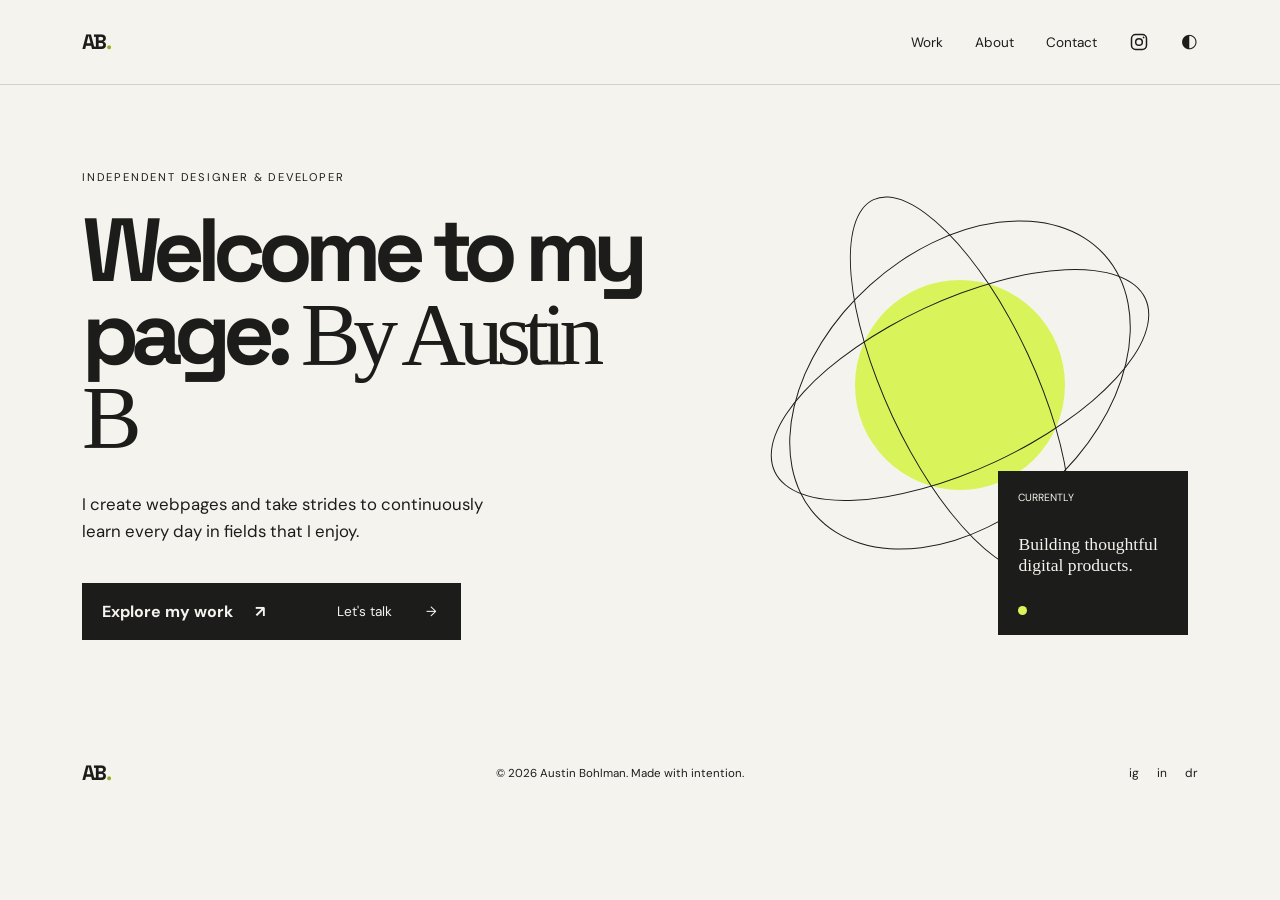
<file: index.html>
<!DOCTYPE html>
<html lang="en">
<head>
  <meta charset="UTF-8">
  <meta name="viewport" content="width=device-width, initial-scale=1.0">
  <meta name="description" content="A modern personal portfolio website.">
  <title>Austin Bohlman | Designer & Front End Developer</title>
  <link rel="preconnect" href="https://fonts.googleapis.com">
  <link rel="preconnect" href="https://fonts.gstatic.com" crossorigin>
  <link href="https://fonts.googleapis.com/css2?family=DM+Sans:wght@400;500;700&family=Space+Grotesk:wght@500;600;700&display=swap" rel="stylesheet">
  <link rel="stylesheet" href="style.css">
  <script src="script.js" defer></script>
</head>
<body>
  <header class="site-header">
    <nav class="nav container" aria-label="Main navigation">
      <a class="logo" href="index.html" aria-label="Austin Bohlman home">AB<span>.</span></a>
      <button class="menu-toggle" type="button" aria-expanded="false" aria-controls="nav-links">
        <span></span><span></span><span></span>
        <span class="sr-only">Open navigation menu</span>
      </button>
      <div class="nav-links" id="nav-links">
        <a href="work.html">Work</a>
        <a href="about.html">About</a>
        <a href="contact.html">Contact</a>
        <a class="instagram-link" href="https://www.instagram.com/Austin.Bohlman/" target="_blank" rel="noopener noreferrer" aria-label="Visit Austin Bohlman on Instagram">
          <svg viewBox="0 0 24 24" aria-hidden="true" focusable="false"><rect x="3" y="3" width="18" height="18" rx="5"></rect><circle cx="12" cy="12" r="4"></circle><circle class="instagram-dot" cx="17.5" cy="6.5" r="1"></circle></svg>
        </a>
        <button class="theme-toggle" type="button" aria-label="Switch to dark theme">◐</button>
      </div>
    </nav>
  </header>

  <main id="top">
    <section class="hero container">
      <div class="hero-copy">
        <p class="eyebrow">Independent designer & developer</p>
        <h1>Welcome to my page: <em>By Austin B</em></h1>
        <p class="hero-text">
  I create webpages and take strides to continuously learn every day in fields that I enjoy.
</p>
<div class="hero-actions">
          <a class="button button-primary" href="work.html">Explore my work <span>↗</span></a>
          <a class="text-link" href="contact.html">Let's talk <span>→</span></a>
        </div>
      </div>
      <div class="hero-art" aria-hidden="true">
        <div class="sun"></div>
        <div class="orbit orbit-one"></div>
        <div class="orbit orbit-two"></div>
        <div class="orbit orbit-three"></div>
        <div class="hero-card">
          <span>Currently</span>
          <strong>Building thoughtful<br>digital products.</strong>
          <i></i>
        </div>
      </div>
    </section>

  </main>

  <footer class="footer container">
    <a class="logo" href="index.html" aria-label="Austin Bohlman home">AB<span>.</span></a>
    <p>© <span id="year"></span> Austin Bohlman. Made with intention.</p>
    <div class="social-links"><a href="#" aria-label="Instagram">ig</a><a href="#" aria-label="LinkedIn">in</a><a href="#" aria-label="Dribbble">dr</a></div>
  </footer>
</body>
</html>
</file>
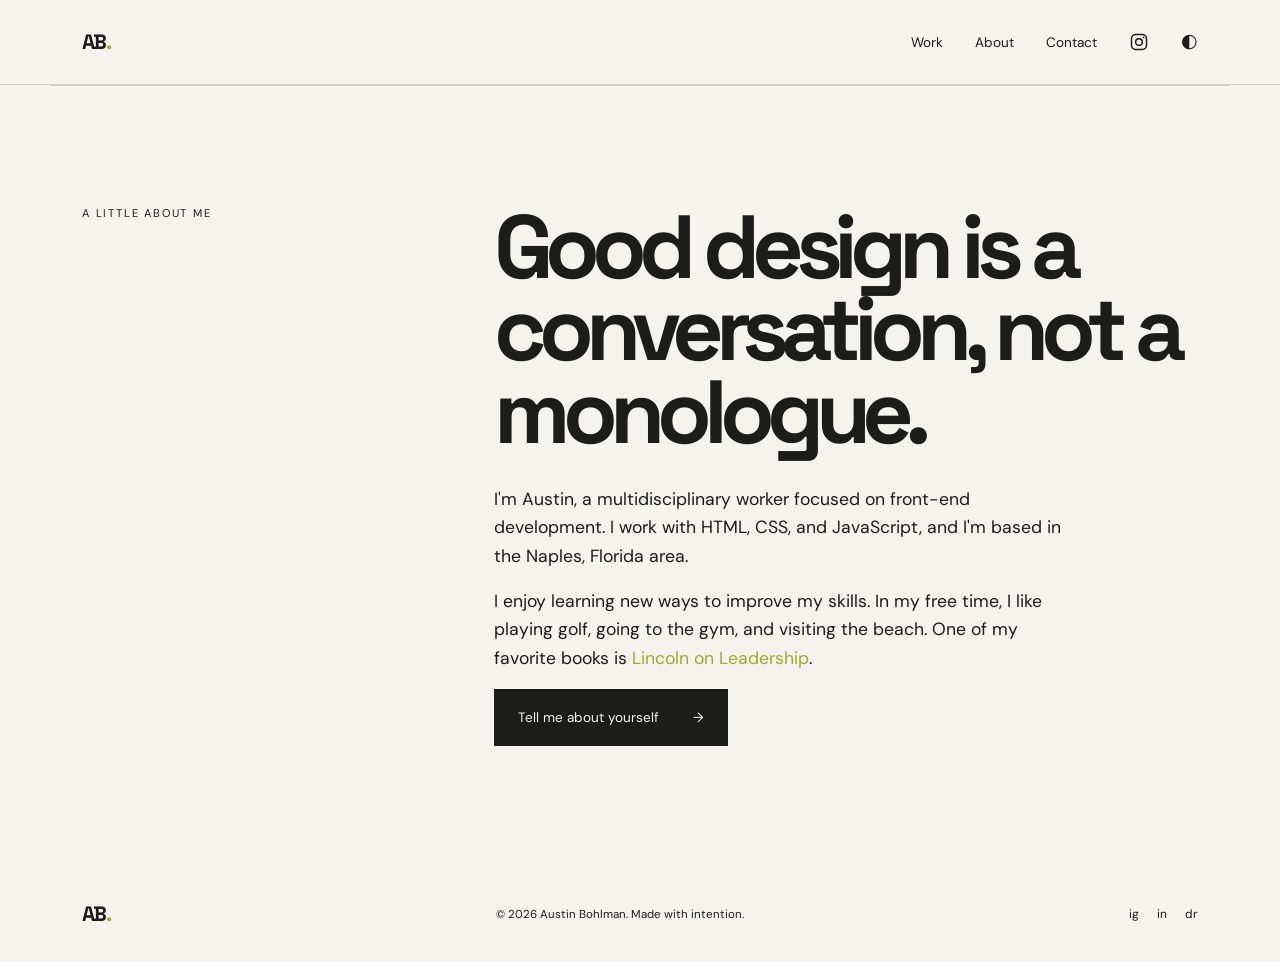
<file: about.html>
<!DOCTYPE html>
<html lang="en">
<head>
  <meta charset="UTF-8">
  <meta name="viewport" content="width=device-width, initial-scale=1.0">
  <meta name="description" content="About Austin Bohlman, a software engineer and front-end developer in Naples, Florida.">
  <title>About | Austin Bohlman</title>
  <link rel="preconnect" href="https://fonts.googleapis.com">
  <link rel="preconnect" href="https://fonts.gstatic.com" crossorigin>
  <link href="https://fonts.googleapis.com/css2?family=DM+Sans:wght@400;500;700&family=Space+Grotesk:wght@500;600;700&display=swap" rel="stylesheet">
  <link rel="stylesheet" href="style.css">
  <script src="script.js" defer></script>
</head>
<body>
  <header class="site-header">
    <nav class="nav container" aria-label="Main navigation">
      <a class="logo" href="index.html" aria-label="Austin Bohlman home">AB<span>.</span></a>
      <button class="menu-toggle" type="button" aria-expanded="false" aria-controls="nav-links">
        <span></span><span></span><span></span>
        <span class="sr-only">Open navigation menu</span>
      </button>
      <div class="nav-links" id="nav-links">
        <a href="work.html">Work</a>
        <a href="about.html" aria-current="page">About</a>
        <a href="contact.html">Contact</a>
        <a class="instagram-link" href="https://www.instagram.com/Austin.Bohlman/" target="_blank" rel="noopener noreferrer" aria-label="Visit Austin Bohlman on Instagram">
          <svg viewBox="0 0 24 24" aria-hidden="true" focusable="false"><rect x="3" y="3" width="18" height="18" rx="5"></rect><circle cx="12" cy="12" r="4"></circle><circle class="instagram-dot" cx="17.5" cy="6.5" r="1"></circle></svg>
        </a>
        <button class="theme-toggle" type="button" aria-label="Switch to dark theme">◐</button>
      </div>
    </nav>
  </header>
  <main>
    <section class="about section container">
      <div class="about-label"><p class="eyebrow">A little about me</p></div>
      <div class="about-copy">
        <h1>Good design is a conversation, not a monologue.</h1>
        <p>I'm Austin, a multidisciplinary worker focused on front-end development. I work with HTML, CSS, and JavaScript, and I'm based in the Naples, Florida area.</p>
        <p>I enjoy learning new ways to improve my skills. In my free time, I like playing golf, going to the gym, and visiting the beach. One of my favorite books is <em>Lincoln on Leadership</em>.</p>
        <a class="text-link" href="contact.html">Tell me about yourself <span>→</span></a>
      </div>
    </section>
  </main>
  <footer class="footer container">
    <a class="logo" href="index.html" aria-label="Austin Bohlman home">AB<span>.</span></a>
    <p>© <span id="year"></span> Austin Bohlman. Made with intention.</p>
    <div class="social-links"><a href="#" aria-label="Instagram">ig</a><a href="#" aria-label="LinkedIn">in</a><a href="#" aria-label="Dribbble">dr</a></div>
  </footer>
</body>
</html>
</file>
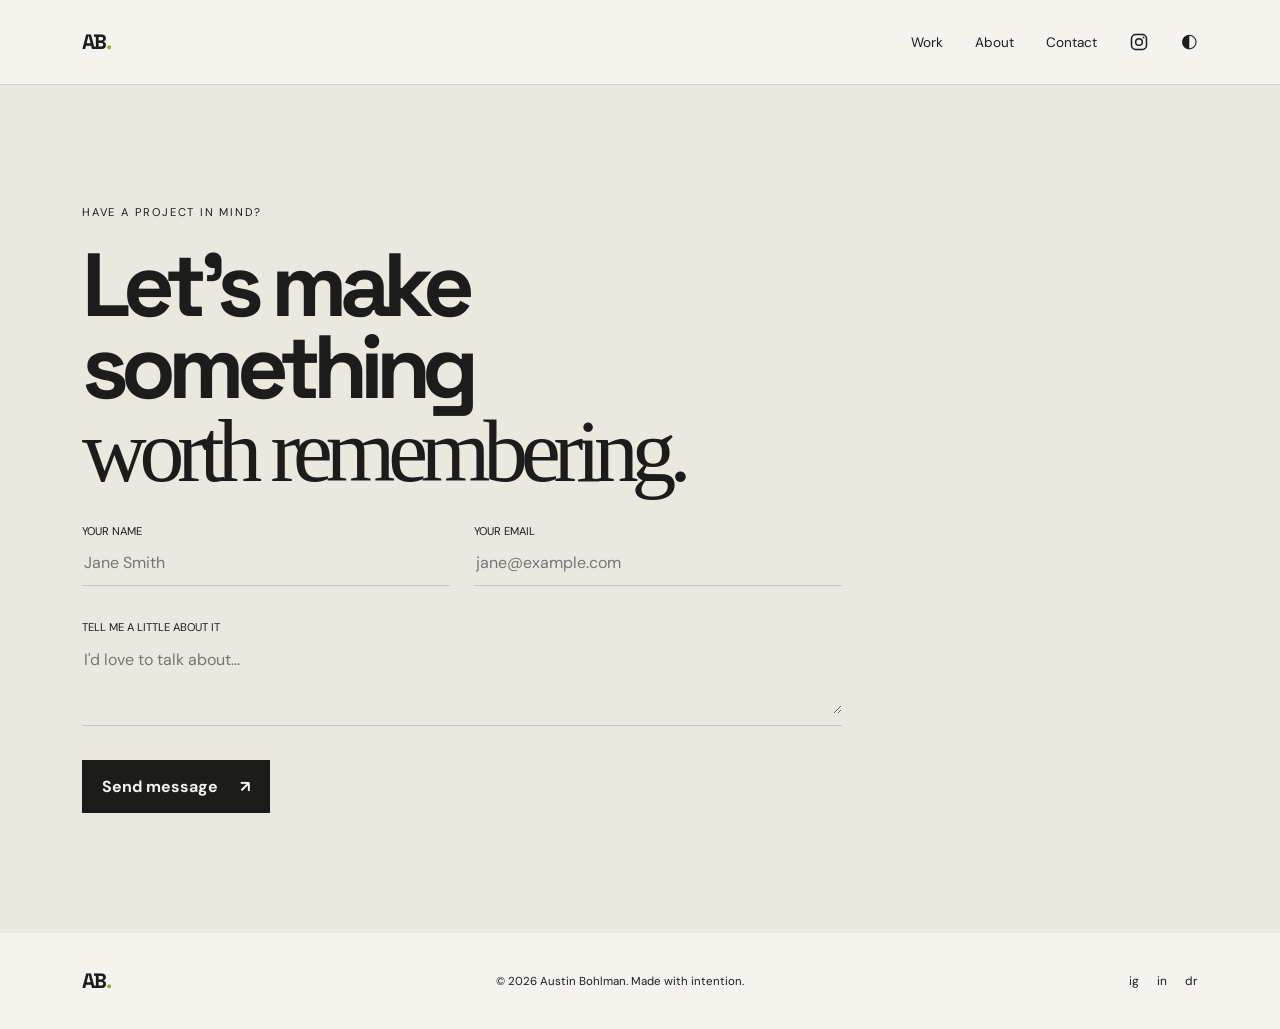
<file: contact.html>
<!DOCTYPE html>
<html lang="en">
<head>
  <meta charset="UTF-8">
  <meta name="viewport" content="width=device-width, initial-scale=1.0">
  <meta name="description" content="Contact Austin Bohlman about a project or collaboration.">
  <title>Contact | Austin Bohlman</title>
  <link rel="preconnect" href="https://fonts.googleapis.com">
  <link rel="preconnect" href="https://fonts.gstatic.com" crossorigin>
  <link href="https://fonts.googleapis.com/css2?family=DM+Sans:wght@400;500;700&family=Space+Grotesk:wght@500;600;700&display=swap" rel="stylesheet">
  <link rel="stylesheet" href="style.css">
  <script src="script.js" defer></script>
</head>
<body>
  <header class="site-header">
    <nav class="nav container" aria-label="Main navigation">
      <a class="logo" href="index.html" aria-label="Austin Bohlman home">AB<span>.</span></a>
      <button class="menu-toggle" type="button" aria-expanded="false" aria-controls="nav-links">
        <span></span><span></span><span></span>
        <span class="sr-only">Open navigation menu</span>
      </button>
      <div class="nav-links" id="nav-links">
        <a href="work.html">Work</a>
        <a href="about.html">About</a>
        <a href="contact.html" aria-current="page">Contact</a>
        <a class="instagram-link" href="https://www.instagram.com/Austin.Bohlman/" target="_blank" rel="noopener noreferrer" aria-label="Visit Austin Bohlman on Instagram">
          <svg viewBox="0 0 24 24" aria-hidden="true" focusable="false"><rect x="3" y="3" width="18" height="18" rx="5"></rect><circle cx="12" cy="12" r="4"></circle><circle class="instagram-dot" cx="17.5" cy="6.5" r="1"></circle></svg>
        </a>
        <button class="theme-toggle" type="button" aria-label="Switch to dark theme">◐</button>
      </div>
    </nav>
  </header>
  <main>
    <section class="contact section">
      <p class="eyebrow">Have a project in mind?</p>
      <h1>Let's make something<br><em>worth remembering.</em></h1>
      <form class="contact-form" novalidate>
        <label><span>Your name</span><input type="text" name="name" placeholder="Jane Smith" required></label>
        <label><span>Your email</span><input type="email" name="email" placeholder="jane@example.com" required></label>
        <label class="message-field"><span>Tell me a little about it</span><textarea name="message" rows="3" placeholder="I'd love to talk about..." required></textarea></label>
        <button class="button button-primary" type="submit">Send message <span>↗</span></button>
        <p class="form-status" role="status"></p>
      </form>
    </section>
  </main>
  <footer class="footer container">
    <a class="logo" href="index.html" aria-label="Austin Bohlman home">AB<span>.</span></a>
    <p>© <span id="year"></span> Austin Bohlman. Made with intention.</p>
    <div class="social-links"><a href="#" aria-label="Instagram">ig</a><a href="#" aria-label="LinkedIn">in</a><a href="#" aria-label="Dribbble">dr</a></div>
  </footer>
</body>
</html>
</file>
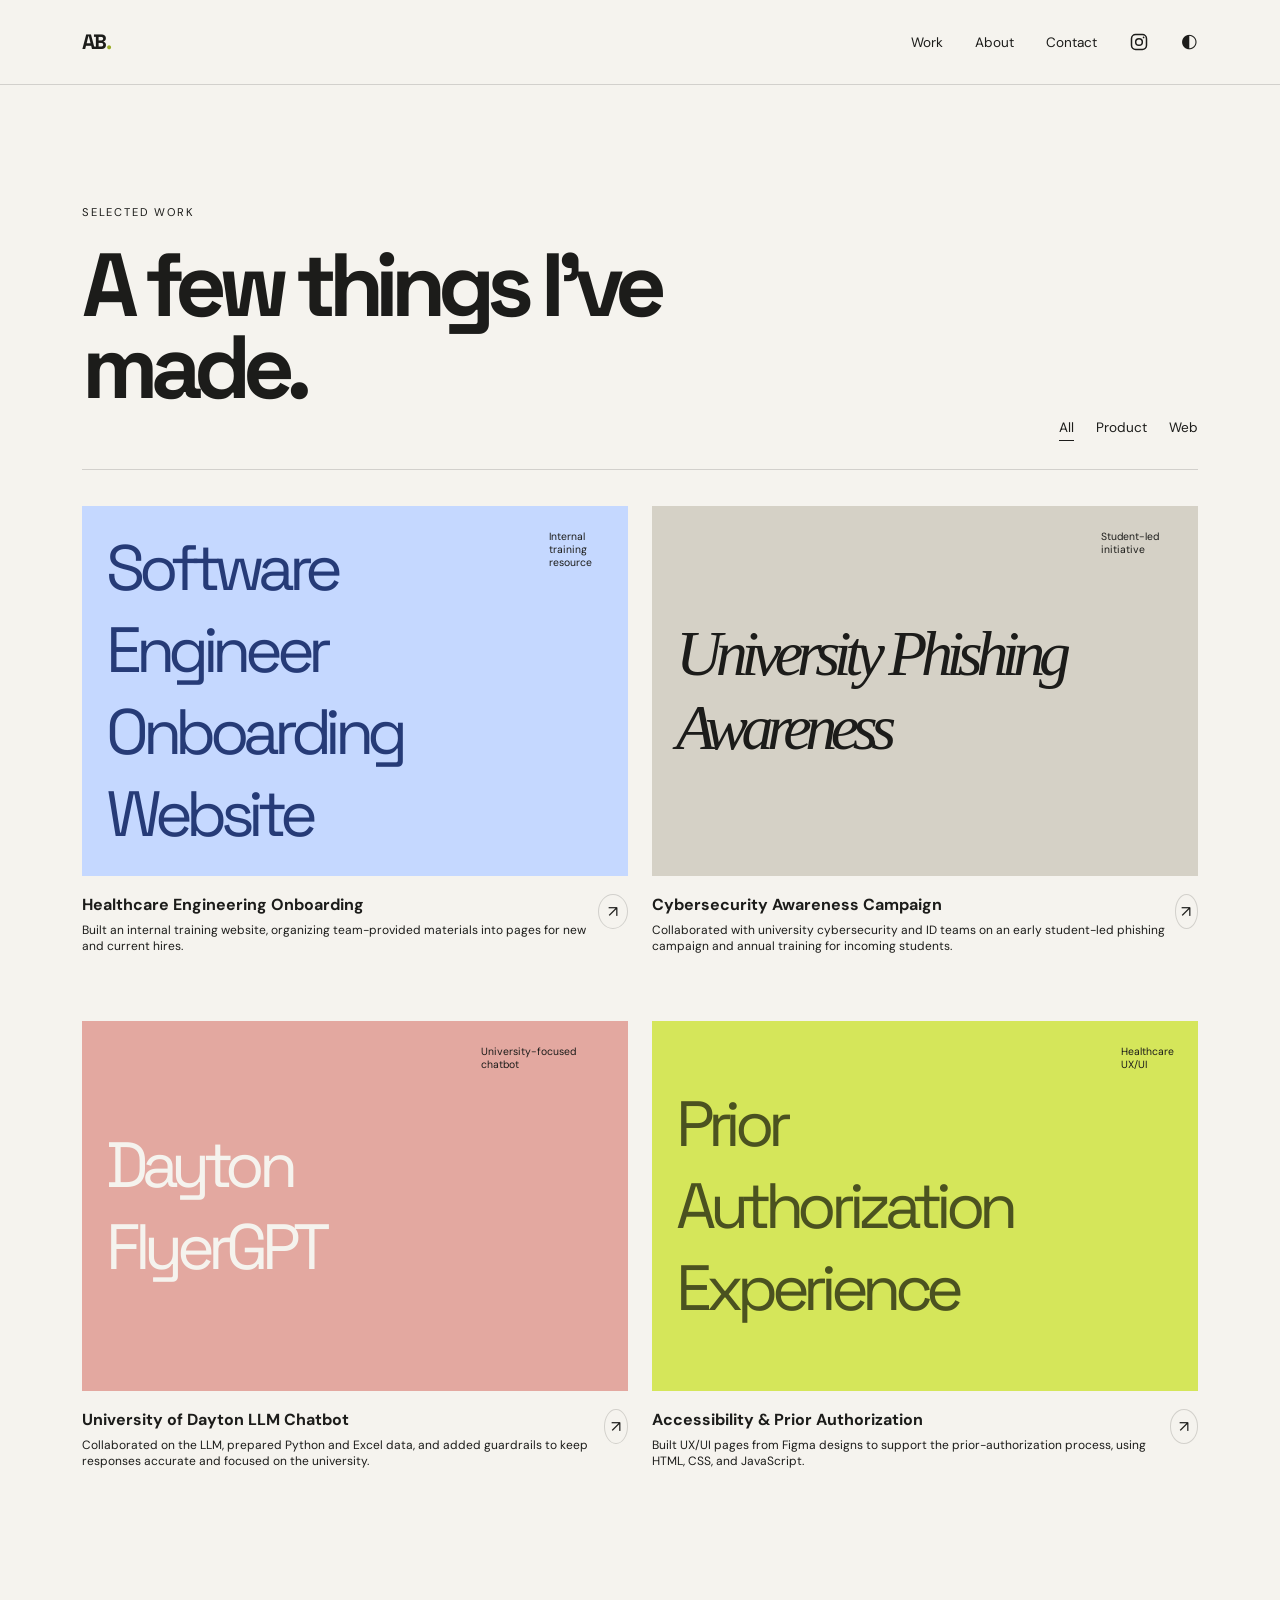
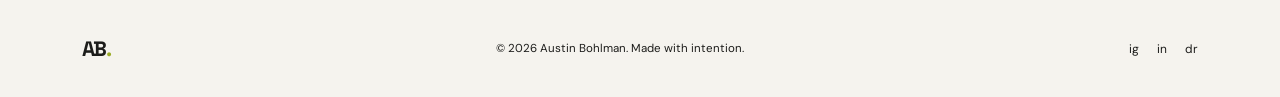
<file: work.html>
<!DOCTYPE html>
<html lang="en">
<head>
  <meta charset="UTF-8">
  <meta name="viewport" content="width=device-width, initial-scale=1.0">
  <meta name="description" content="Selected projects by Austin Bohlman, designer and front-end developer.">
  <title>Work | Austin Bohlman</title>
  <link rel="preconnect" href="https://fonts.googleapis.com">
  <link rel="preconnect" href="https://fonts.gstatic.com" crossorigin>
  <link href="https://fonts.googleapis.com/css2?family=DM+Sans:wght@400;500;700&family=Space+Grotesk:wght@500;600;700&display=swap" rel="stylesheet">
  <link rel="stylesheet" href="style.css">
  <script src="script.js" defer></script>
</head>
<body>
  <header class="site-header">
    <nav class="nav container" aria-label="Main navigation">
      <a class="logo" href="index.html" aria-label="Austin Bohlman home">AB<span>.</span></a>
      <button class="menu-toggle" type="button" aria-expanded="false" aria-controls="nav-links">
        <span></span><span></span><span></span>
        <span class="sr-only">Open navigation menu</span>
      </button>
      <div class="nav-links" id="nav-links">
        <a href="work.html" aria-current="page">Work</a>
        <a href="about.html">About</a>
        <a href="contact.html">Contact</a>
        <a class="instagram-link" href="https://www.instagram.com/Austin.Bohlman/" target="_blank" rel="noopener noreferrer" aria-label="Visit Austin Bohlman on Instagram">
          <svg viewBox="0 0 24 24" aria-hidden="true" focusable="false"><rect x="3" y="3" width="18" height="18" rx="5"></rect><circle cx="12" cy="12" r="4"></circle><circle class="instagram-dot" cx="17.5" cy="6.5" r="1"></circle></svg>
        </a>
        <button class="theme-toggle" type="button" aria-label="Switch to dark theme">◐</button>
      </div>
    </nav>
  </header>
  <main>
    <section class="work section container">
      <div class="section-heading">
        <div>
          <p class="eyebrow">Selected work</p>
          <h1>A few things I've made.</h1>
        </div>
        <div class="filters" aria-label="Filter projects">
          <button class="filter-button active" data-filter="all">All</button>
          <button class="filter-button" data-filter="product">Product</button>
          <button class="filter-button" data-filter="web">Web</button>
        </div>
      </div>
      <div class="project-grid">
        <article class="project-card project-product">
          <div class="project-image image-lumen"><span>Software Engineer Onboarding Website</span><small>Internal training resource</small></div>
          <div class="project-meta"><div><h3>Healthcare Engineering Onboarding</h3><p>Built an internal training website, organizing team-provided materials into pages for new and current hires.</p></div><a href="contact.html" aria-label="Ask about the healthcare engineering onboarding project">↗</a></div>
        </article>
        <article class="project-card project-web">
          <div class="project-image image-north"><span>University Phishing Awareness</span><small>Student-led initiative</small></div>
          <div class="project-meta"><div><h3>Cybersecurity Awareness Campaign</h3><p>Collaborated with university cybersecurity and ID teams on an early student-led phishing campaign and annual training for incoming students.</p></div><a href="contact.html" aria-label="Ask about the university phishing awareness campaign">↗</a></div>
        </article>
        <article class="project-card project-web">
          <div class="project-image image-mono"><span>Dayton FlyerGPT</span><small>University-focused chatbot</small></div>
          <div class="project-meta"><div><h3>University of Dayton LLM Chatbot</h3><p>Collaborated on the LLM, prepared Python and Excel data, and added guardrails to keep responses accurate and focused on the university.</p></div><a href="contact.html" aria-label="Ask about the Dayton FlyerGPT chatbot">↗</a></div>
        </article>
        <article class="project-card project-product">
          <div class="project-image image-pulse"><span>Prior Authorization Experience</span><small>Healthcare UX/UI</small></div>
          <div class="project-meta"><div><h3>Accessibility & Prior Authorization</h3><p>Built UX/UI pages from Figma designs to support the prior-authorization process, using HTML, CSS, and JavaScript.</p></div><a href="contact.html" aria-label="Ask about the healthcare prior authorization project">↗</a></div>
        </article>
      </div>
    </section>
  </main>
  <footer class="footer container">
    <a class="logo" href="index.html" aria-label="Austin Bohlman home">AB<span>.</span></a>
    <p>© <span id="year"></span> Austin Bohlman. Made with intention.</p>
    <div class="social-links"><a href="#" aria-label="Instagram">ig</a><a href="#" aria-label="LinkedIn">in</a><a href="#" aria-label="Dribbble">dr</a></div>
  </footer>
</body>
</html>
</file>
<file: style.css>
:root {
  --bg: #f5f3ee;
  --surface: #ebe8e0;
  --text: #1c1c1a;
  --muted: #1c1c1a;
  --accent: #d9f45a;
  --line: rgba(28, 28, 26, .16);
  --serif: Georgia, "Times New Roman", serif;
}

* { box-sizing: border-box; }
html { scroll-behavior: smooth; }
body { margin: 0; background: var(--bg); color: var(--text); font-family: "DM Sans", sans-serif; }
a { color: inherit; text-decoration: none; }
button, input, textarea { color: inherit; font: inherit; }
.container { margin: 0 auto; max-width: 1180px; padding-left: 32px; padding-right: 32px; }
.site-header { border-bottom: 1px solid var(--line); }
.nav { align-items: center; display: flex; height: 84px; justify-content: space-between; }
.logo { font-family: "Space Grotesk", sans-serif; font-size: 1.3rem; font-weight: 700; letter-spacing: -.08em; }
.logo span, em { color: #9bac28; font-style: normal; }
.nav-links { align-items: center; display: flex; gap: 32px; }
.nav-links a, .theme-toggle, .filter-button { background: none; border: 0; cursor: pointer; font-size: .85rem; }
.nav-links a:hover, .social-links a:hover { color: #879628; }
.instagram-link { align-items: center; display: inline-flex; }
.instagram-link svg { fill: none; height: 20px; stroke: currentColor; stroke-width: 1.8; width: 20px; }
.instagram-link .instagram-dot { fill: currentColor; stroke: none; }
.theme-toggle { font-size: 1.2rem; padding: 0 0 4px; }
.menu-toggle { background: none; border: 0; display: none; }
.menu-toggle span:not(.sr-only) { background: var(--text); display: block; height: 2px; margin: 4px; width: 22px; }
.sr-only { height: 1px; margin: -1px; overflow: hidden; position: absolute; width: 1px; clip: rect(0, 0, 0, 0); }
.hero { align-items: center; display: grid; gap: 60px; grid-template-columns: 1.1fr .9fr; min-height: 640px; }
.eyebrow { color: var(--muted); font-size: .7rem; letter-spacing: .16em; margin: 0 0 25px; text-transform: uppercase; }
h1, h2, h3, p { margin-top: 0; }
h1 { font-family: "Space Grotesk", sans-serif; font-size: clamp(3.5rem, 7vw, 6.7rem); letter-spacing: -.09em; line-height: .92; margin-bottom: 32px; max-width: 780px; }
h1 em, .contact h2 em { color: inherit; font-family: var(--serif); font-weight: 400; letter-spacing: -.08em; }
.hero-text { color: var(--text); font-size: 1.05rem; line-height: 1.6; max-width: 430px; }
.hero-actions { align-items: center; background-color: #1c1c1a; display: flex; gap: 28px; margin-top: 38px; width: fit-content; }
.text-link { background: var(--text); color: var(--bg); display: inline-flex; font-size: .85rem; gap: 22px; padding: 20px 24px; transition: transform .2s ease, background-color .2s ease, box-shadow .2s ease;}
.text-link:hover { background: #41413b; color: var(--bg); box-shadow: 0 4px 10px rgba(0, 0, 0, .18); transform: translateY(-2px) scale(1.01);}
.text-link span { margin-left: 12px; transition: transform .2s ease;}
.text-link:hover span {transform: translateX(3px);}
.button { border: 0; cursor: pointer; display: inline-flex; font-weight: 700; gap: 22px; justify-content: space-between; padding: 16px 20px; }
.button-primary { background: var(--text); color: var(--bg); }
.button-primary:hover { background: #41413b; transform: translateY(-2px); }
.text-link span { margin-left: 12px; }
.hero-art { height: 480px; position: relative; }
.sun { background: var(--accent); border-radius: 50%; height: 210px; left: 50%; position: absolute; top: 115px; transform: translateX(-50%); width: 210px; }
.orbit { --orbit-angle: -25deg; animation: orbit-drift 18s linear infinite; border: 1px solid var(--text); border-radius: 50%; left: 50%; position: absolute; top: 220px; transform: translate(-50%, -50%) rotate(var(--orbit-angle)); }
.orbit-one { animation-duration: 20s; height: 410px; width: 150px; }.orbit-two { animation-direction: reverse; animation-duration: 15s; height: 170px; width: 410px; }.orbit-three { --orbit-angle: 48deg; animation-duration: 24s; height: 390px; width: 270px; }
@keyframes orbit-drift {
  from { transform: translate(-50%, -50%) rotate(var(--orbit-angle)); }
  to { transform: translate(-50%, -50%) rotate(calc(var(--orbit-angle) + 360deg)); }
}
@media (prefers-reduced-motion: reduce) {
  .orbit { animation: none; }
}
.hero-card { background: var(--text); cursor: pointer; bottom: 10px; color: var(--bg); padding: 20px; position: absolute; right: 2%; width: 190px; transition: transform .2s ease, box-shadow .2s ease;}
.hero-card:hover { background: var(--text); box-shadow: 0 5px 12px rgba(0, 0, 0, .2); transform: translateY(-3px);}
.hero-card span { color: var(--bg); display: block; font-size: .65rem; margin-bottom: 30px; text-transform: uppercase; }.hero-card strong { font-family: var(--serif); font-size: 1.1rem; font-weight: 400; line-height: 1.2; }.hero-card i { background: var(--accent); border-radius: 50%; display: block; height: 9px; margin-top: 30px; width: 9px; }
.section { padding-bottom: 120px; padding-top: 120px; }
.section-heading { align-items: end; border-bottom: 1px solid var(--line); display: flex; justify-content: space-between; margin-bottom: 36px; padding-bottom: 28px; }
h2 { font-family: "Space Grotesk", sans-serif; font-size: clamp(2.5rem, 5vw, 4.5rem); letter-spacing: -.08em; line-height: .95; margin-bottom: 0; }
.filters { display: flex; gap: 22px; }.filter-button { color: var(--muted); padding: 0 0 4px; }.filter-button.active { border-bottom: 1px solid; color: var(--text); }
.project-grid { display: grid; gap: 55px 24px; grid-template-columns: 1fr 1fr; }.project-card.hidden { display: none; }
.project-image { align-items: center; display: flex; height: 370px; justify-content: space-between; overflow: hidden; padding: 24px; position: relative; }.project-image span { font-family: "Space Grotesk", sans-serif; font-size: clamp(2rem, 5vw, 4rem); letter-spacing: -.1em; }.project-image small { align-self: start; font-size: .65rem; }
.image-lumen { background: #c5d8ff; }.image-lumen span { color: #263b77; }.image-north { background: #d5d1c6; }.image-north span { font-family: var(--serif); font-style: italic; }.image-mono { background: #e3a8a0; }.image-mono span { color: #f5f3ee; }.image-pulse { background: #d5e65a; }.image-pulse span { color: #4b5220; }
.project-meta { align-items: start; display: flex; justify-content: space-between; padding-top: 18px; }.project-meta h3 { font-size: 1rem; margin-bottom: 7px; }.project-meta p { color: var(--muted); font-size: .75rem; }.project-meta a { border: 1px solid var(--line); border-radius: 50%; display: grid; height: 35px; place-items: center; width: 35px; }
.about { border-top: 1px solid var(--line); display: grid; gap: 60px; grid-template-columns: 1fr 2fr; }.about-copy { max-width: 700px; }.about-copy h2 { font-size: clamp(2.2rem, 4vw, 4rem); margin-bottom: 38px; }.about-copy p { color: var(--muted); font-size: 1.1rem; line-height: 1.6; max-width: 590px; }
.contact { background: var(--surface); max-width: none; padding-left: max(32px, calc((100vw - 1116px) / 2)); padding-right: max(32px, calc((100vw - 1116px) / 2)); }.contact h2 { font-size: clamp(3rem, 7vw, 6.7rem); margin-bottom: 70px; }.contact-form { display: grid; gap: 34px 24px; grid-template-columns: 1fr 1fr; max-width: 760px; }.contact-form label { border-bottom: 1px solid var(--line); display: flex; flex-direction: column; gap: 13px; padding-bottom: 11px; }.contact-form label span { color: var(--muted); font-size: .7rem; text-transform: uppercase; }.contact-form input, .contact-form textarea { background: none; border: 0; outline: 0; resize: vertical; }.message-field { grid-column: 1 / -1; }.contact-form .button { justify-self: start; }.form-status { font-size: .8rem; margin: 0; }
.footer { align-items: center; display: flex; justify-content: space-between; padding-bottom: 35px; padding-top: 35px; }.footer p { color: var(--muted); font-size: .72rem; margin: 0; }.social-links { display: flex; gap: 18px; font-size: .75rem; }
body.dark { --bg: #1c1c1a; --surface: #292925; --text: #f5f3ee; --muted: #f5f3ee; --line: rgba(245, 243, 238, .18); }.dark .image-north { background: #918d81; }.dark .image-mono { background: #ad756e; }
@media (max-width: 700px) { .container { padding-left: 20px; padding-right: 20px; }.nav { height: 70px; }.menu-toggle { display: block; }.nav-links { background: var(--bg); display: none; flex-direction: column; gap: 24px; left: 0; padding: 30px; position: absolute; right: 0; top: 70px; z-index: 5; }.nav-links.open { display: flex; }.hero { display: block; min-height: auto; padding-bottom: 70px; padding-top: 80px; }.hero-art { height: 390px; margin-top: 35px; }.sun { height: 160px; top: 90px; width: 160px; }.orbit { top: 170px; }.orbit-one { height: 320px; width: 120px; }.orbit-two { height: 130px; width: 320px; }.orbit-three { height: 300px; width: 205px; }.hero-card { bottom: 0; }.section { padding-bottom: 80px; padding-top: 80px; }.section-heading { align-items: start; display: block; }.filters { margin-top: 28px; }.project-grid { display: block; }.project-card { margin-bottom: 45px; }.project-image { height: 270px; }.about { display: block; }.about-label { margin-bottom: 30px; }.contact { padding-left: 20px; padding-right: 20px; }.contact h2 { margin-bottom: 45px; }.contact-form { display: block; }.contact-form label { margin-bottom: 32px; }.footer { align-items: start; flex-wrap: wrap; gap: 22px; }.footer p { order: 3; width: 100%; } }
</file>
